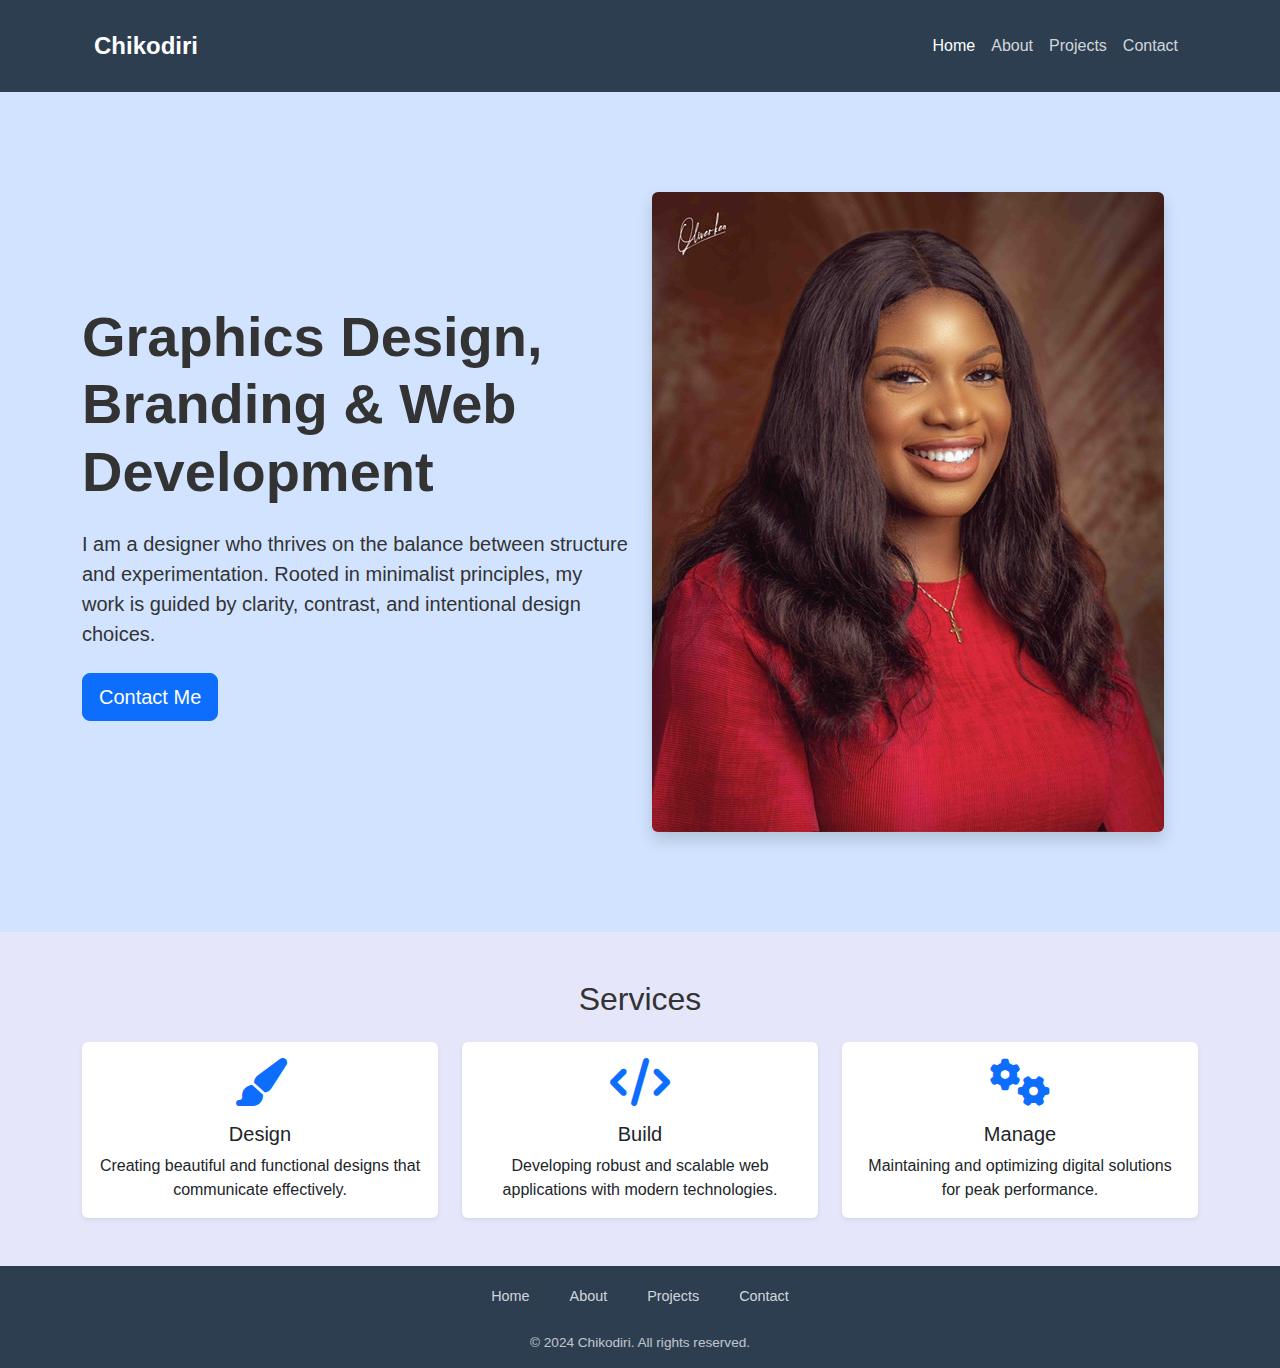
<file: index.html>
<!DOCTYPE html>
<html lang="en">

<head>
  <meta charset="UTF-8">
  <meta name="description" content="Chikodiri's Portfolio - Graphic Design and Web Development">
  <meta name="viewport" content="width=device-width, initial-scale=1.0">
  <meta name="author" content="Chikodiri Ibeakanma">
  <title>Chikodiri - Portfolio</title>
  
  <!-- External Resources -->
  <!-- Bootstrap 5.3.0 - https://getbootstrap.com/ -->
  <link href="https://cdn.jsdelivr.net/npm/bootstrap@5.3.0/dist/css/bootstrap.min.css" rel="stylesheet">
  <!-- Font Awesome 6.0.0 - https://fontawesome.com/ -->
  <link rel="stylesheet" href="https://cdnjs.cloudflare.com/ajax/libs/font-awesome/6.0.0/css/all.min.css">
  <!-- Custom CSS -->
  <link href="css/style.css" rel="stylesheet">
</head>

<body>
  <!-- Header Section with Navigation -->
  <header class="header_section" role="banner">
    <div class="container">
      <nav class="navbar navbar-expand-lg navbar-dark" role="navigation" aria-label="Main navigation">
        <div class="container-fluid">
          <a class="navbar-brand" href="index.html" aria-label="Home">Chikodiri</a>
          <!-- Mobile Navigation Toggle Button -->
          <button class="navbar-toggler" type="button" data-bs-toggle="collapse" data-bs-target="#navbarNav" aria-controls="navbarNav" aria-expanded="false" aria-label="Toggle navigation">
            <span class="navbar-toggler-icon"></span>
          </button>
          <!-- Navigation Links -->
          <div class="collapse navbar-collapse" id="navbarNav">
            <ul class="navbar-nav ms-auto">
              <li class="nav-item">
                <a class="nav-link active" href="index.html" aria-current="page">Home</a>
              </li>
              <li class="nav-item">
                <a class="nav-link" href="about.html">About</a>
              </li>
              <li class="nav-item">
                <a class="nav-link" href="projects.html">Projects</a>
              </li>
              <li class="nav-item">
                <a class="nav-link" href="contact.html">Contact</a>
              </li>
            </ul>
          </div>
        </div>
      </nav>
    </div>
  </header>

  <!-- Main Content Area -->
  <main id="main-content" role="main">
    <!-- Hero Section with Introduction -->
    <section class="hero_area" aria-labelledby="hero-heading">
      <div class="container">
        <div class="row align-items-center">
          <div class="col-lg-6">
            <h1 id="hero-heading" class="display-4 fw-bold mb-4">Graphics Design, Branding & Web Development</h1>
            <p class="lead mb-4">
              I am a designer who thrives on the balance between structure and experimentation. Rooted in minimalist principles, my work is guided by clarity, contrast, and intentional design choices.
            </p>
            <a href="contact.html" class="btn btn-primary btn-lg" role="button">Contact Me</a>
          </div>
          <div class="col-lg-6">
            <img src="images/IMG_2081.JPG" alt="Chikodiri's professional portrait" class="img-fluid rounded shadow">
          </div>
        </div>
      </div>
    </section>

    <!-- Services Section with Cards -->
    <section class="py-5" aria-labelledby="services-heading">
      <div class="container">
        <h2 id="services-heading" class="text-center mb-4">Services</h2>
        <div class="row g-4">
          <!-- Design Service Card -->
          <article class="col-md-4">
            <div class="card h-100 border-0 shadow-sm">
              <div class="card-body text-center">
                <i class="fas fa-paint-brush fa-3x mb-3 text-primary" aria-hidden="true"></i>
                <h3 class="card-title h5">Design</h3>
                <p class="card-text">Creating beautiful and functional designs that communicate effectively.</p>
              </div>
            </div>
          </article>
          <!-- Build Service Card -->
          <article class="col-md-4">
            <div class="card h-100 border-0 shadow-sm">
              <div class="card-body text-center">
                <i class="fas fa-code fa-3x mb-3 text-primary" aria-hidden="true"></i>
                <h3 class="card-title h5">Build</h3>
                <p class="card-text">Developing robust and scalable web applications with modern technologies.</p>
              </div>
            </div>
          </article>
          <!-- Manage Service Card -->
          <article class="col-md-4">
            <div class="card h-100 border-0 shadow-sm">
              <div class="card-body text-center">
                <i class="fas fa-cogs fa-3x mb-3 text-primary" aria-hidden="true"></i>
                <h3 class="card-title h5">Manage</h3>
                <p class="card-text">Maintaining and optimizing digital solutions for peak performance.</p>
              </div>
            </div>
          </article>
        </div>
      </div>
    </section>
  </main>

  <!-- Footer Section with Quick Links -->
  <footer class="footer_section" role="contentinfo">
    <div class="container">
      <nav class="quick-links" aria-label="Quick links">
        <a href="index.html">Home</a>
        <a href="about.html">About</a>
        <a href="projects.html">Projects</a>
        <a href="contact.html">Contact</a>
      </nav>
      <p class="copyright">&copy; 2024 Chikodiri. All rights reserved.</p>
    </div>
  </footer>

  <!-- External Resources -->
  <!-- Bootstrap 5.3.0 JS Bundle - https://getbootstrap.com/ -->
  <script src="https://cdn.jsdelivr.net/npm/bootstrap@5.3.0/dist/js/bootstrap.bundle.min.js"></script>
</body>

</html>
</file>
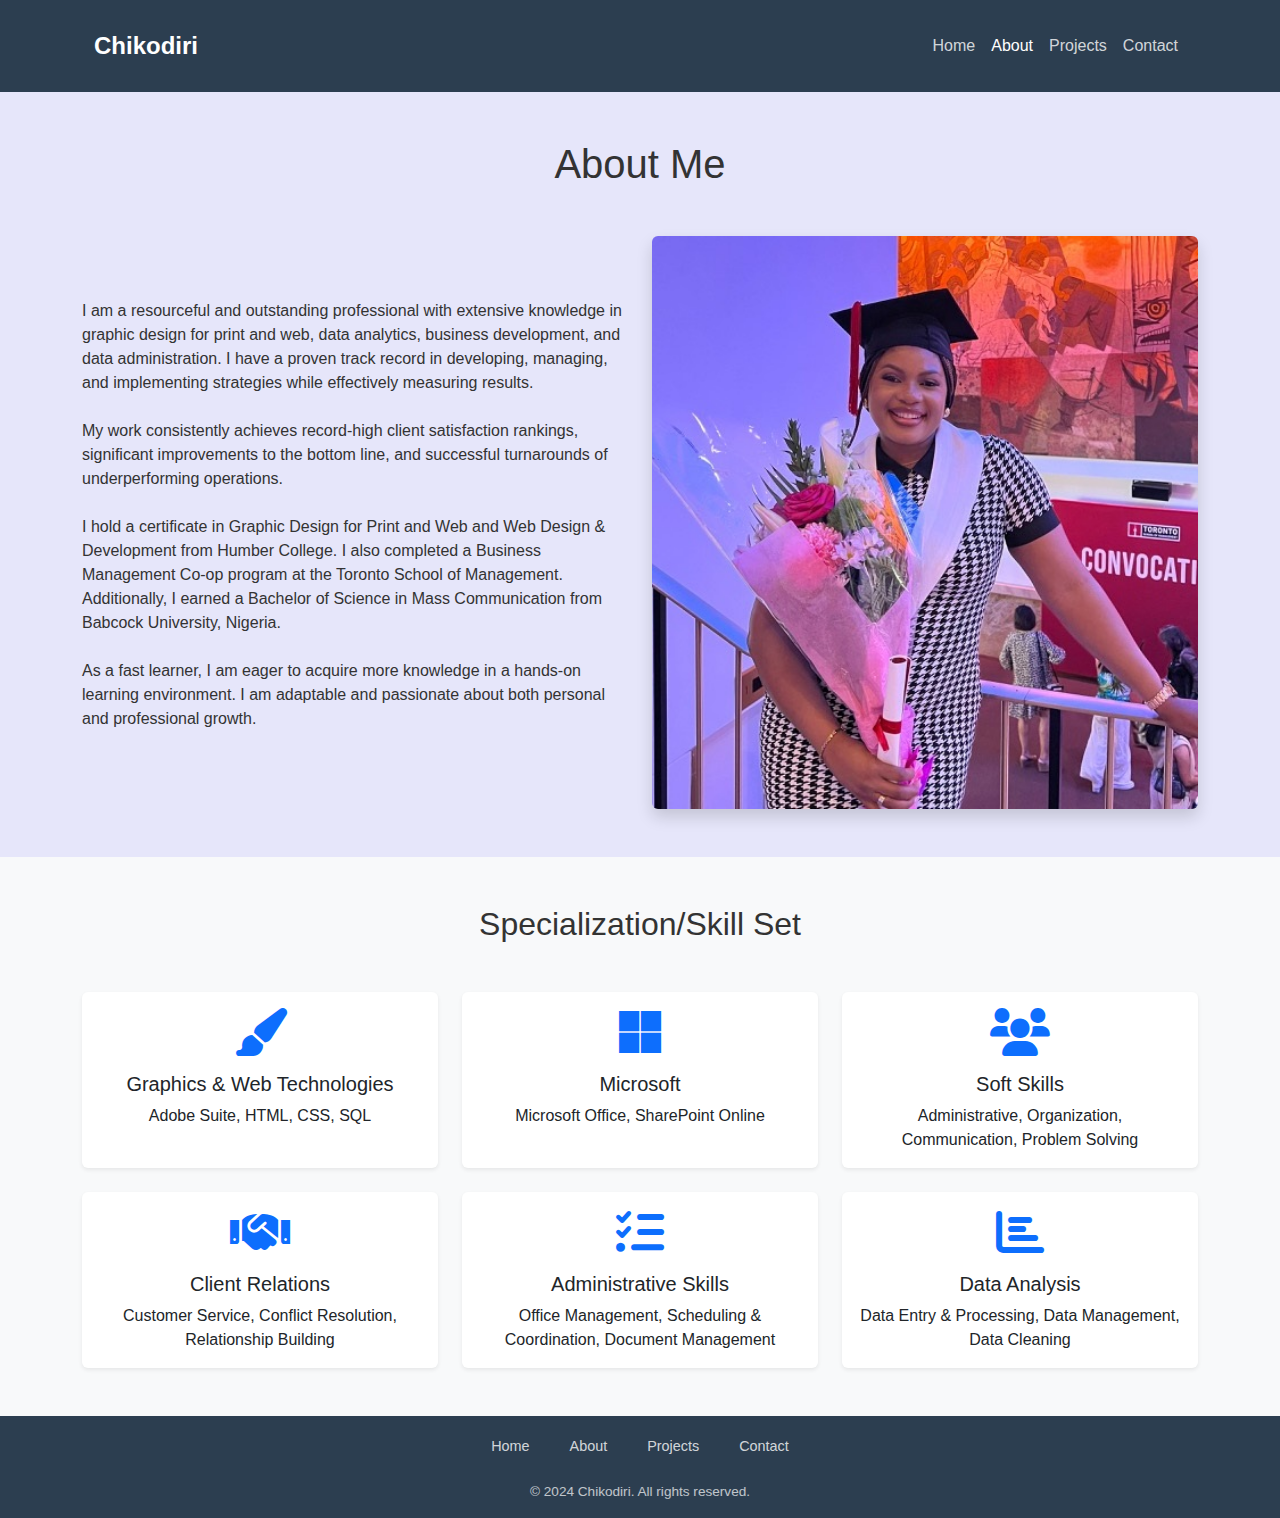
<file: about.html>
<!DOCTYPE html>
<html lang="en">

<head>
    <meta charset="UTF-8">
    <meta name="description" content="About Chikodiri - Graphic Design and Web Development Professional">
    <meta name="viewport" content="width=device-width, initial-scale=1.0">
    <meta name="author" content="Chikodiri Ibeakanma">
    <title>About - Chikodiri</title>
    
    <!-- External Resources -->
    <!-- Bootstrap 5.3.0 - https://getbootstrap.com/ -->
    <link href="https://cdn.jsdelivr.net/npm/bootstrap@5.3.0/dist/css/bootstrap.min.css" rel="stylesheet">
    <!-- Font Awesome 6.0.0 - https://fontawesome.com/ -->
    <link rel="stylesheet" href="https://cdnjs.cloudflare.com/ajax/libs/font-awesome/6.0.0/css/all.min.css">
    <!-- Custom CSS -->
    <link href="css/style.css" rel="stylesheet">
</head>

<body>
    <!-- Header Section with Navigation -->
    <header class="header_section" role="banner">
        <div class="container">
            <nav class="navbar navbar-expand-lg navbar-dark" role="navigation" aria-label="Main navigation">
                <div class="container-fluid">
                    <a class="navbar-brand" href="index.html" aria-label="Home">Chikodiri</a>
                    <!-- Mobile Navigation Toggle Button -->
                    <button class="navbar-toggler" type="button" data-bs-toggle="collapse" data-bs-target="#navbarNav" aria-controls="navbarNav" aria-expanded="false" aria-label="Toggle navigation">
                        <span class="navbar-toggler-icon"></span>
                    </button>
                    <!-- Navigation Links -->
                    <div class="collapse navbar-collapse" id="navbarNav">
                        <ul class="navbar-nav ms-auto">
                            <li class="nav-item">
                                <a class="nav-link" href="index.html">Home</a>
                            </li>
                            <li class="nav-item">
                                <a class="nav-link active" href="about.html" aria-current="page">About</a>
                            </li>
                            <li class="nav-item">
                                <a class="nav-link" href="projects.html">Projects</a>
                            </li>
                            <li class="nav-item">
                                <a class="nav-link" href="contact.html">Contact</a>
                            </li>
                        </ul>
                    </div>
                </div>
            </nav>
        </div>
    </header>

    <!-- Main Content Area -->
    <main id="main-content" role="main">
        <!-- About Section with Personal Information -->
        <section class="about_section py-5" aria-labelledby="about-heading">
            <div class="container">
                <h1 id="about-heading" class="text-center mb-5">About Me</h1>
                <div class="row align-items-center">
                    <div class="col-lg-6">
                        <div class="detail-box">
                            <p class="mb-4">
                                I am a resourceful and outstanding professional with extensive knowledge in graphic design for print and web, data analytics, business development, and data administration. I have a proven track record in developing, managing, and implementing strategies while effectively measuring results.
                            </p>
                            <p class="mb-4">
                                My work consistently achieves record-high client satisfaction rankings, significant improvements to the bottom line, and successful turnarounds of underperforming operations.
                            </p>
                            <p class="mb-4">
                                I hold a certificate in Graphic Design for Print and Web and Web Design & Development from Humber College. I also completed a Business Management Co-op program at the Toronto School of Management. Additionally, I earned a Bachelor of Science in Mass Communication from Babcock University, Nigeria.
                            </p>
                            <p>
                                As a fast learner, I am eager to acquire more knowledge in a hands-on learning environment. I am adaptable and passionate about both personal and professional growth.
                            </p>
                        </div>
                    </div>
                    <div class="col-lg-6">
                        <div class="img-box">
                            <img src="images/grad.JPG" alt="Chikodiri's graduation photo" class="img-fluid rounded shadow">
                        </div>
                    </div>
                </div>
            </div>
        </section>

        <!-- Skills Section with Specialization Cards -->
        <section class="py-5 bg-light" aria-labelledby="skills-heading">
            <div class="container">
                <h2 id="skills-heading" class="text-center mb-5">Specialization/Skill Set</h2>
                <div class="row g-4">
                    <!-- Graphics & Web Technologies Card -->
                    <article class="col-md-4">
                        <div class="card h-100 border-0 shadow-sm">
                            <div class="card-body text-center">
                                <i class="fas fa-paint-brush fa-3x mb-3 text-primary" aria-hidden="true"></i>
                                <h3 class="card-title h5">Graphics & Web Technologies</h3>
                                <p class="card-text">Adobe Suite, HTML, CSS, SQL</p>
                            </div>
                        </div>
                    </article>
                    <!-- Microsoft Skills Card -->
                    <article class="col-md-4">
                        <div class="card h-100 border-0 shadow-sm">
                            <div class="card-body text-center">
                                <i class="fab fa-microsoft fa-3x mb-3 text-primary" aria-hidden="true"></i>
                                <h3 class="card-title h5">Microsoft</h3>
                                <p class="card-text">Microsoft Office, SharePoint Online</p>
                            </div>
                        </div>
                    </article>
                    <!-- Soft Skills Card -->
                    <article class="col-md-4">
                        <div class="card h-100 border-0 shadow-sm">
                            <div class="card-body text-center">
                                <i class="fas fa-users fa-3x mb-3 text-primary" aria-hidden="true"></i>
                                <h3 class="card-title h5">Soft Skills</h3>
                                <p class="card-text">Administrative, Organization, Communication, Problem Solving</p>
                            </div>
                        </div>
                    </article>
                    <!-- Client Relations Card -->
                    <article class="col-md-4">
                        <div class="card h-100 border-0 shadow-sm">
                            <div class="card-body text-center">
                                <i class="fas fa-handshake fa-3x mb-3 text-primary" aria-hidden="true"></i>
                                <h3 class="card-title h5">Client Relations</h3>
                                <p class="card-text">Customer Service, Conflict Resolution, Relationship Building</p>
                            </div>
                        </div>
                    </article>
                    <!-- Administrative Skills Card -->
                    <article class="col-md-4">
                        <div class="card h-100 border-0 shadow-sm">
                            <div class="card-body text-center">
                                <i class="fas fa-tasks fa-3x mb-3 text-primary" aria-hidden="true"></i>
                                <h3 class="card-title h5">Administrative Skills</h3>
                                <p class="card-text">Office Management, Scheduling & Coordination, Document Management</p>
                            </div>
                        </div>
                    </article>
                    <!-- Data Analysis Card -->
                    <article class="col-md-4">
                        <div class="card h-100 border-0 shadow-sm">
                            <div class="card-body text-center">
                                <i class="fas fa-chart-bar fa-3x mb-3 text-primary" aria-hidden="true"></i>
                                <h3 class="card-title h5">Data Analysis</h3>
                                <p class="card-text">Data Entry & Processing, Data Management, Data Cleaning</p>
                            </div>
                        </div>
                    </article>
                </div>
            </div>
        </section>
    </main>

    <!-- Footer Section with Quick Links -->
    <footer class="footer_section" role="contentinfo">
        <div class="container">
            <nav class="quick-links" aria-label="Quick links">
                <a href="index.html">Home</a>
                <a href="about.html">About</a>
                <a href="projects.html">Projects</a>
                <a href="contact.html">Contact</a>
            </nav>
            <p class="copyright">&copy; 2024 Chikodiri. All rights reserved.</p>
        </div>
    </footer>

    <!-- External Resources -->
    <!-- Bootstrap 5.3.0 JS Bundle - https://getbootstrap.com/ -->
    <script src="https://cdn.jsdelivr.net/npm/bootstrap@5.3.0/dist/js/bootstrap.bundle.min.js"></script>
</body>
</html>
</file>
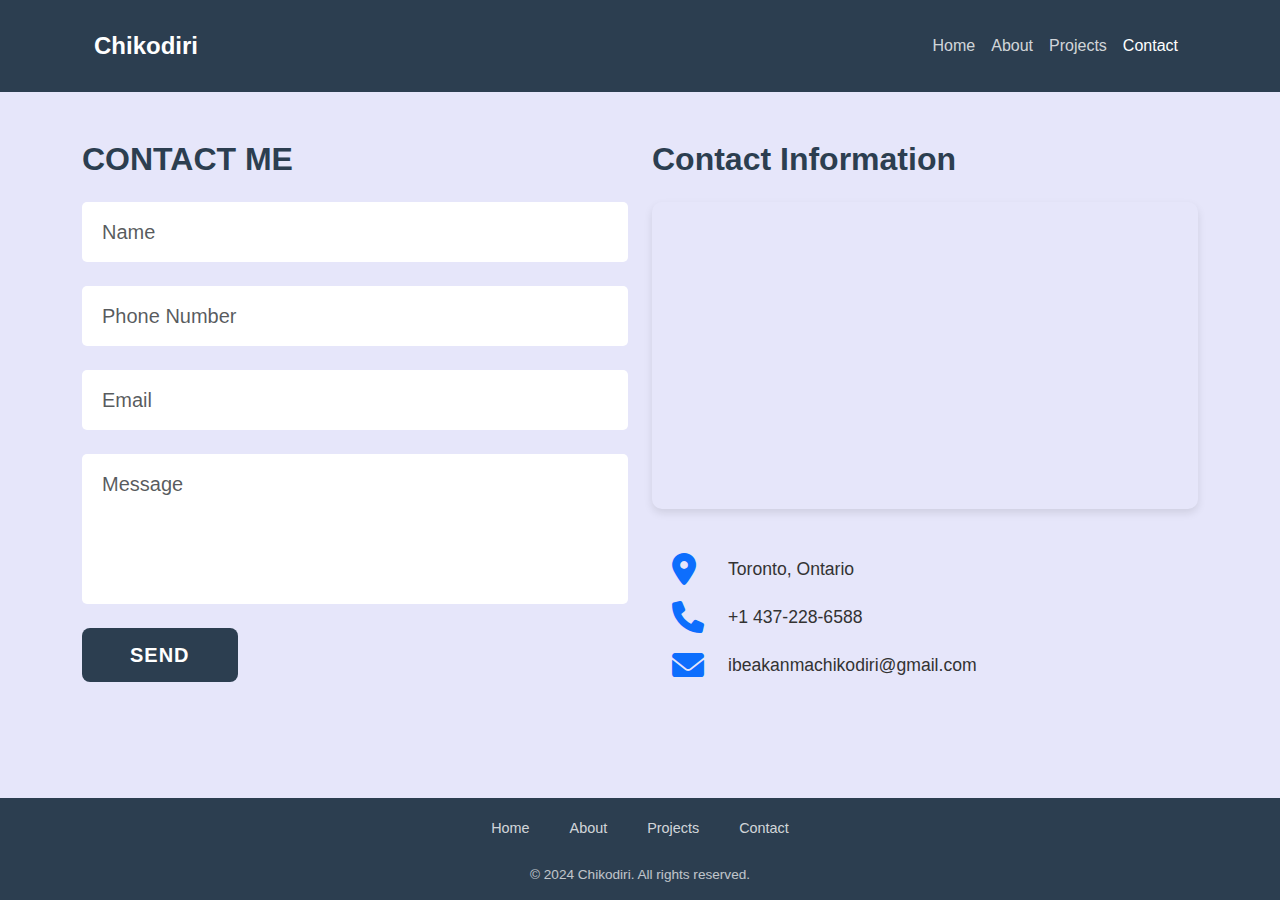
<file: contact.html>
<!DOCTYPE html>
<html lang="en">

    <head>
        <meta charset="UTF-8">
        <meta name="description" content="Chikodiri's Portfolio - Graphic Design and Web Development">
        <meta name="viewport" content="width=device-width, initial-scale=1.0">
        <meta name="author" content="Chikodiri Ibeakanma">
        <title>Chikodiri - Portfolio</title>
        
        <!-- External Resources -->
        <!-- Bootstrap 5.3.0 - https://getbootstrap.com/ -->
        <link href="https://cdn.jsdelivr.net/npm/bootstrap@5.3.0/dist/css/bootstrap.min.css" rel="stylesheet">
        <!-- Font Awesome 6.0.0 - https://fontawesome.com/ -->
        <link rel="stylesheet" href="https://cdnjs.cloudflare.com/ajax/libs/font-awesome/6.0.0/css/all.min.css">
        <!-- Custom CSS -->
        <link href="css/style.css" rel="stylesheet">
      </head>
      
<body>
    <!-- Header Section -->
    <header class="header_section">
        <div class="container">
            <nav class="navbar navbar-expand-lg navbar-dark">
                <div class="container-fluid">
                    <a class="navbar-brand" href="index.html">Chikodiri</a>
                    <button class="navbar-toggler" type="button" data-bs-toggle="collapse" data-bs-target="#navbarNav">
                        <span class="navbar-toggler-icon"></span>
                    </button>
                    <div class="collapse navbar-collapse" id="navbarNav">
                        <ul class="navbar-nav ms-auto">
                            <li class="nav-item">
                                <a class="nav-link" href="index.html">Home</a>
                            </li>
                            <li class="nav-item">
                                <a class="nav-link" href="about.html">About</a>
                            </li>
                            <li class="nav-item">
                                <a class="nav-link" href="projects.html">Projects</a>
                            </li>
                            <li class="nav-item">
                                <a class="nav-link active" href="contact.html">Contact</a>
                            </li>
                        </ul>
                    </div>
                </div>
            </nav>
        </div>
    </header>

    <!-- Contact Section -->
    <section class="contact_section py-5">
        <div class="container">
            <div class="row">
                <!-- Contact Form -->
                <div class="col-lg-6 mb-4 mb-lg-0">
                    <h2 class="mb-4">CONTACT ME</h2>
                    <form id="contactForm">
                        <div class="mb-4">
                            <input type="text" class="form-control form-control-lg" placeholder="Name" required>
                        </div>
                        <div class="mb-4">
                            <input type="tel" class="form-control form-control-lg" placeholder="Phone Number" required>
                        </div>
                        <div class="mb-4">
                            <input type="email" class="form-control form-control-lg" placeholder="Email" required>
                        </div>
                        <div class="mb-4">
                            <textarea class="form-control form-control-lg" rows="5" placeholder="Message" required></textarea>
                        </div>
                        <button type="submit" class="btn btn-primary btn-lg px-5">SEND</button>
                    </form>
                </div>

                <!-- Contact Information -->
                <div class="col-lg-6">
                    <h2 class="mb-4">Contact Information</h2>
                    <div class="map-container mb-4">
                        <iframe 
                            src="https://www.google.com/maps/embed?pb=!1m18!1m12!1m3!1d2886.3839411199397!2d-79.38639462427847!3d43.66633037110666!2m3!1f0!2f0!3f0!3m2!1i1024!2i768!4f13.1!3m3!1m2!1s0x882b34b832a82a87%3A0x1e952d48f6df8f0e!2sChurch-Wellesley%2C%20Toronto%2C%20ON!5e0!3m2!1sen!2sca!4v1709234863080!5m2!1sen!2sca"
                            width="100%" 
                            height="300" 
                            style="border:0;" 
                            allowfullscreen="" 
                            loading="lazy" 
                            referrerpolicy="no-referrer-when-downgrade">
                        </iframe>
                    </div>
                    <div class="contact-details">
                        <div class="d-flex align-items-center mb-3">
                            <i class="fas fa-map-marker-alt fa-2x me-3 text-primary"></i>
                            <p class="mb-0">Toronto, Ontario</p>
                        </div>
                        <div class="d-flex align-items-center mb-3">
                            <i class="fas fa-phone fa-2x me-3 text-primary"></i>
                            <p class="mb-0">+1 437-228-6588</p>
                        </div>
                        <div class="d-flex align-items-center mb-3">
                            <i class="fas fa-envelope fa-2x me-3 text-primary"></i>
                            <p class="mb-0">ibeakanmachikodiri@gmail.com</p>
                        </div>
                    </div>
                </div>
            </div>
        </div>
    </section>

    <!-- Footer -->
    <footer class="footer_section">
        <div class="container">
            <div class="quick-links">
                <a href="index.html">Home</a>
                <a href="about.html">About</a>
                <a href="projects.html">Projects</a>
                <a href="contact.html">Contact</a>
            </div>
            <p class="copyright">&copy; 2024 Chikodiri. All rights reserved.</p>
        </div>
    </footer>

    <!-- Bootstrap JS -->
    <script src="https://cdn.jsdelivr.net/npm/bootstrap@5.3.0/dist/js/bootstrap.bundle.min.js"></script>
</body>
</html>
</file>
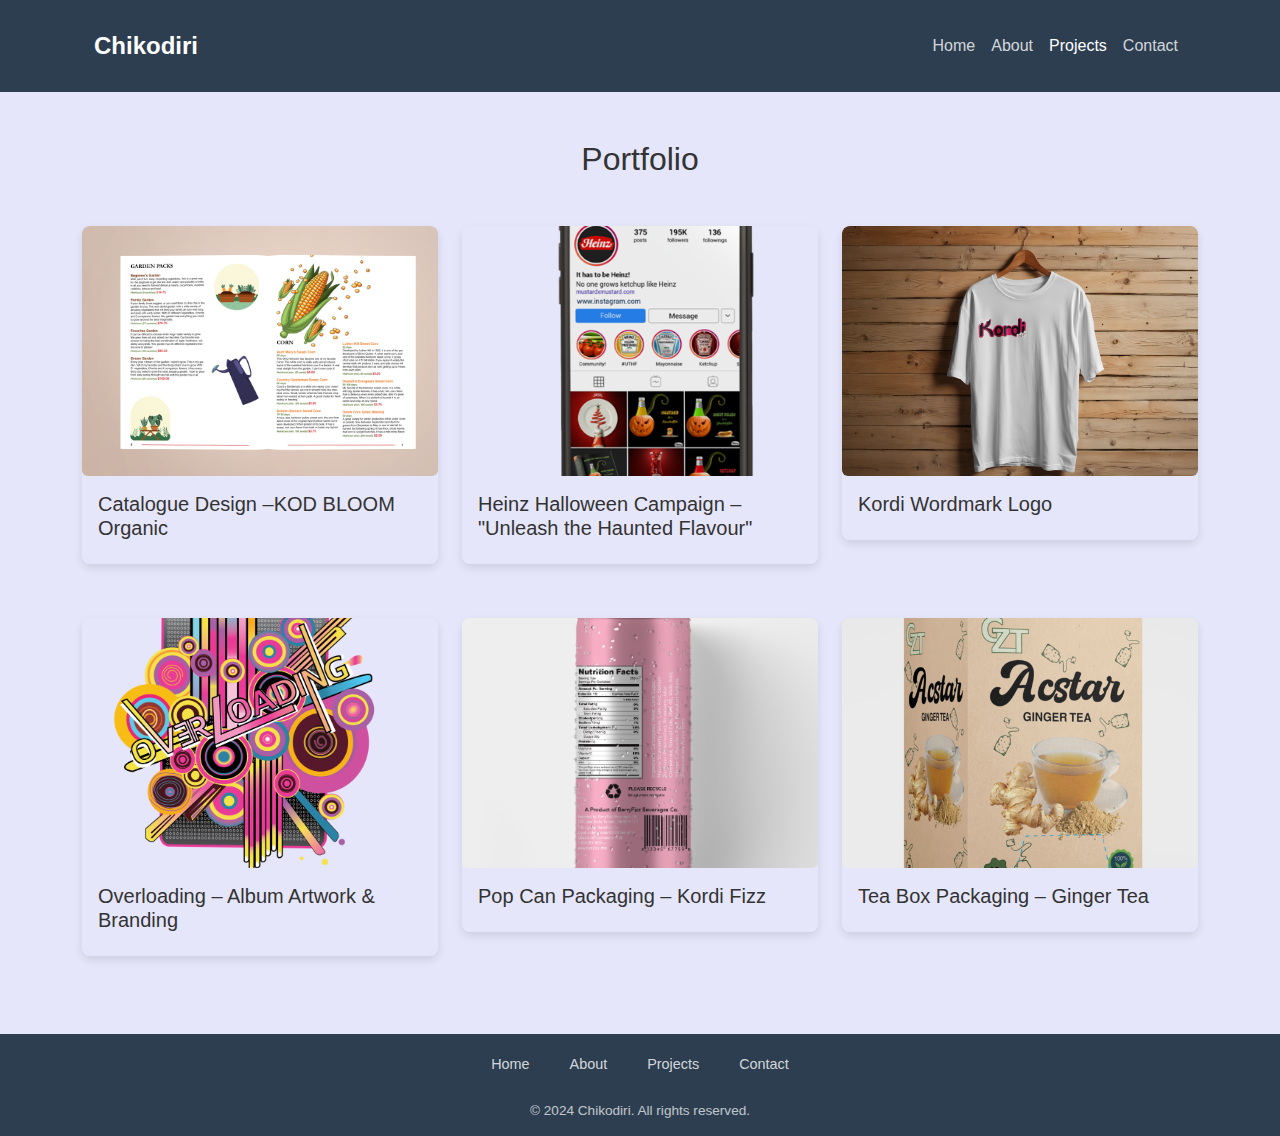
<file: projects.html>
<!DOCTYPE html>
<html lang="en">

<head>
  <meta charset="UTF-8">
  <meta name="description" content="Chikodiri's Portfolio - Graphic Design and Web Development">
  <meta name="viewport" content="width=device-width, initial-scale=1.0">
  <meta name="author" content="Chikodiri Ibeakanma">
  <title>Chikodiri - Portfolio</title>
  
  <!-- External Resources -->
  <!-- Bootstrap 5.3.0 - https://getbootstrap.com/ -->
  <link href="https://cdn.jsdelivr.net/npm/bootstrap@5.3.0/dist/css/bootstrap.min.css" rel="stylesheet">
  <!-- Font Awesome 6.0.0 - https://fontawesome.com/ -->
  <link rel="stylesheet" href="https://cdnjs.cloudflare.com/ajax/libs/font-awesome/6.0.0/css/all.min.css">
  <!-- Custom CSS -->
  <link href="css/style.css" rel="stylesheet">
</head>

<body>
  <!-- Header Section -->
  <header class="header_section">
    <div class="container">
      <nav class="navbar navbar-expand-lg navbar-dark">
        <div class="container-fluid">
          <a class="navbar-brand" href="index.html">Chikodiri</a>
          <button class="navbar-toggler" type="button" data-bs-toggle="collapse" data-bs-target="#navbarNav">
            <span class="navbar-toggler-icon"></span>
          </button>
          <div class="collapse navbar-collapse" id="navbarNav">
            <ul class="navbar-nav ms-auto">
              <li class="nav-item">
                <a class="nav-link" href="index.html">Home</a>
              </li>
              <li class="nav-item">
                <a class="nav-link" href="about.html">About</a>
              </li>
              <li class="nav-item">
                <a class="nav-link active" href="projects.html">Projects</a>
              </li>
              <li class="nav-item">
                <a class="nav-link" href="contact.html">Contact</a>
              </li>
            </ul>
          </div>
        </div>
      </nav>
    </div>
  </header>

  <!-- Projects Section -->
  <section class="projects_section py-5">
    <div class="container">
      <h2 class="text-center mb-5">Portfolio</h2>
      <div class="row g-4" id="projectsGrid">
        <!-- Projects will be dynamically added here -->
      </div>
    </div>
  </section>

  <!-- Project Modal -->
  <div class="modal fade" id="projectModal" tabindex="-1">
    <div class="modal-dialog modal-lg">
      <div class="modal-content">
        <div class="modal-header">
          <h5 class="modal-title">Project Details</h5>
          <button type="button" class="btn-close" data-bs-dismiss="modal"></button>
        </div>
        <div class="modal-body">
          <div class="gallery-container position-relative">
            <img id="modalImage" class="img-fluid mb-3" alt="Project Image">
            <button class="btn btn-light position-absolute top-50 start-0 translate-middle-y ms-2" id="prevImage">
              <i class="fas fa-arrow-left"></i>
            </button>
            <button class="btn btn-light position-absolute top-50 end-0 translate-middle-y me-2" id="nextImage">
              <i class="fas fa-arrow-right"></i>
            </button>
          </div>
          <h4 id="modalTitle" class="mt-3"></h4>
          <p id="modalDescription" class="mt-3"></p>
        </div>
      </div>
    </div>
  </div>

  <!-- Footer -->
  <footer class="footer_section">
    <div class="container">
      <div class="quick-links">
        <a href="index.html">Home</a>
        <a href="about.html">About</a>
        <a href="projects.html">Projects</a>
        <a href="contact.html">Contact</a>
      </div>
      <p class="copyright">&copy; 2024 Chikodiri. All rights reserved.</p>
    </div>
  </footer>

  <!-- Bootstrap JS -->
  <script src="https://cdn.jsdelivr.net/npm/bootstrap@5.3.0/dist/js/bootstrap.bundle.min.js"></script>
  <!-- Projects JS -->
  <script src="js/projects.js"></script>
</body>

</html>
</file>
<file: css/style.css>
/* Custom Properties for consistent theming */
:root {
  --primary-color: #2c3e50;
  --secondary-color: #3498db;
  --text-color: #333;
  --light-bg: #f8f9fa;
}

/* Base Styles for the entire website */
body {
  font-family: 'Segoe UI', Tahoma, Geneva, Verdana, sans-serif;
  color: var(--text-color);
  background-color: lavender;
  min-height: 100vh;
  display: flex;
  flex-direction: column;
}

/* Skip Navigation Link styles for accessibility */
.skip-link {
  position: absolute;
  top: -40px;
  left: 0;
  background: var(--primary-color);
  color: white;
  padding: 8px;
  z-index: 100;
  transition: top 0.3s;
}

.skip-link:focus {
  top: 0;
}

/* Focus styles for better keyboard navigation */
:focus {
  outline: 3px solid var(--secondary-color);
  outline-offset: 2px;
}

/* Header Section styles */
.header_section {
  background-color: var(--primary-color);
  padding: 15px 0;
}

.header_section .navbar-brand {
  color: white !important;
  font-weight: bold;
  font-size: 1.5rem;
}

.header_section .navbar-nav .nav-link {
  color: rgba(255, 255, 255, 0.8) !important;
  transition: color 0.3s;
}

.header_section .navbar-nav .nav-link:hover,
.header_section .navbar-nav .nav-link.active {
  color: white !important;
}

/* Hero Section styles */
.hero_area {
  padding: 100px 0;
  background-color: #d1e3ff;
}

/* About Section styles */
.about_section {
  padding: 100px 0;
}

.about_section .img-box img {
  width: 100%;
  max-width: 100%;
  border-radius: 10px;
  box-shadow: 0 0 20px rgba(0,0,0,0.1);
}

/* Projects Section styles */
.projects_section {
  padding: 100px 0;
}

/* Project Item styles */
.project-item {
  position: relative;
  margin-bottom: 30px;
  border-radius: 8px;
  overflow: hidden;
  box-shadow: 0 4px 8px rgba(0, 0, 0, 0.1);
  transition: transform 0.3s;
}

.project-item:hover {
  transform: translateY(-5px);
}

.project-item img {
  width: 100%;
  height: 250px;
  object-fit: cover;
  transition: transform 0.3s;
}

.project-item:hover img {
  transform: scale(1.05);
}

/* Project Overlay styles */
.project-overlay {
  position: absolute;
  top: 0;
  left: 0;
  width: 100%;
  height: 100%;
  background-color: rgba(0, 0, 0, 0.5);
  display: flex;
  align-items: center;
  justify-content: center;
  opacity: 0;
  transition: opacity 0.3s;
}

.project-item:hover .project-overlay {
  opacity: 1;
}

/* Project Modal styles */
.gallery-container {
  position: relative;
  margin-bottom: 20px;
}

.gallery-container img {
  width: 100%;
  max-height: 500px;
  object-fit: contain;
  border-radius: 8px;
}

.gallery-container button {
  background-color: rgba(255, 255, 255, 0.8);
  border: none;
  width: 40px;
  height: 40px;
  border-radius: 50%;
  display: flex;
  align-items: center;
  justify-content: center;
  transition: background-color 0.3s;
}

.gallery-container button:hover {
  background-color: white;
}

/* Skills Section styles */
.skills_section .card {
  border: none;
  box-shadow: 0 4px 8px rgba(0, 0, 0, 0.1);
  transition: transform 0.3s;
}

.skills_section .card:hover {
  transform: translateY(-5px);
}

.skills_section .card i {
  color: var(--primary-color);
}

/* Contact Info Section styles */
.info_section {
  padding: 75px 0;
  background-color: var(--primary-color);
  color: white;
}

.info_section .item {
  text-align: center;
  margin-bottom: 30px;
}

.info_section .item i {
  margin-bottom: 15px;
}

.info_section .social-box {
  margin-top: 30px;
}

.info_section .social-box a {
  color: white;
  margin: 0 10px;
  transition: color 0.3s;
}

.info_section .social-box a:hover {
  color: var(--secondary-color);
}

/* Footer Section styles */
.footer_section {
  background-color: var(--primary-color);
  color: white;
  padding: 15px 0;
  margin-top: auto;
}

.footer_section .container {
  display: flex;
  flex-direction: column;
  align-items: center;
  gap: 10px;
}

.footer_section .quick-links {
  display: flex;
  gap: 20px;
  margin-bottom: 10px;
}

.footer_section .quick-links a {
  color: rgba(255, 255, 255, 0.8);
  text-decoration: none;
  font-size: 0.9rem;
  transition: color 0.3s;
  padding: 5px 10px;
  border-radius: 4px;
}

.footer_section .quick-links a:hover {
  color: white;
  background-color: rgba(255, 255, 255, 0.1);
}

.footer_section .copyright {
  font-size: 0.85rem;
  opacity: 0.7;
  margin: 0;
  text-align: center;
}

/* Responsive Design Adjustments */
@media (max-width: 768px) {
  .hero_area {
    padding: 50px 0;
  }
  
  .about_section,
  .projects_section {
    padding: 50px 0;
  }
  
  .info_section {
    padding: 50px 0;
  }

  .project-item img {
    height: 200px;
  }

  .gallery-container img {
    max-height: 300px;
  }

  .footer_section .quick-links {
    flex-wrap: wrap;
    justify-content: center;
    gap: 10px;
  }
  
  .footer_section .quick-links a {
    padding: 3px 8px;
  }
}

/* Contact Section styles */
.contact_section {
  background-color: lavender;
  min-height: calc(100vh - 300px);
  display: flex;
  align-items: center;
}

.contact_section h2 {
  font-weight: bold;
  color: var(--primary-color);
}

.contact_section .form-control {
  background-color: white;
  border: none;
  padding: 15px 20px;
  margin-bottom: 20px;
  border-radius: 5px;
}

.contact_section .form-control:focus {
  box-shadow: 0 0 0 2px var(--secondary-color);
}

.contact_section textarea.form-control {
  height: 150px;
  resize: none;
}

.contact_section .btn-primary {
  background-color: var(--primary-color);
  border: none;
  padding: 12px 40px;
  font-weight: bold;
  letter-spacing: 1px;
  transition: transform 0.3s;
}

.contact_section .btn-primary:hover {
  transform: translateY(-2px);
  background-color: var(--secondary-color);
}

.contact_section .map-container {
  border-radius: 10px;
  overflow: hidden;
  box-shadow: 0 4px 8px rgba(0, 0, 0, 0.1);
}

.contact_section .contact-details {
  padding: 20px;
}

.contact_section .contact-details i {
  color: var(--primary-color);
  width: 40px;
}

.contact_section .contact-details p {
  font-size: 1.1rem;
  color: var(--text-color);
}

/* Mobile Responsive Adjustments for Contact Section */
@media (max-width: 768px) {
  .contact_section {
    padding: 50px 0;
  }
  
  .contact_section .map-container {
    margin-top: 30px;
  }
}
</file>
